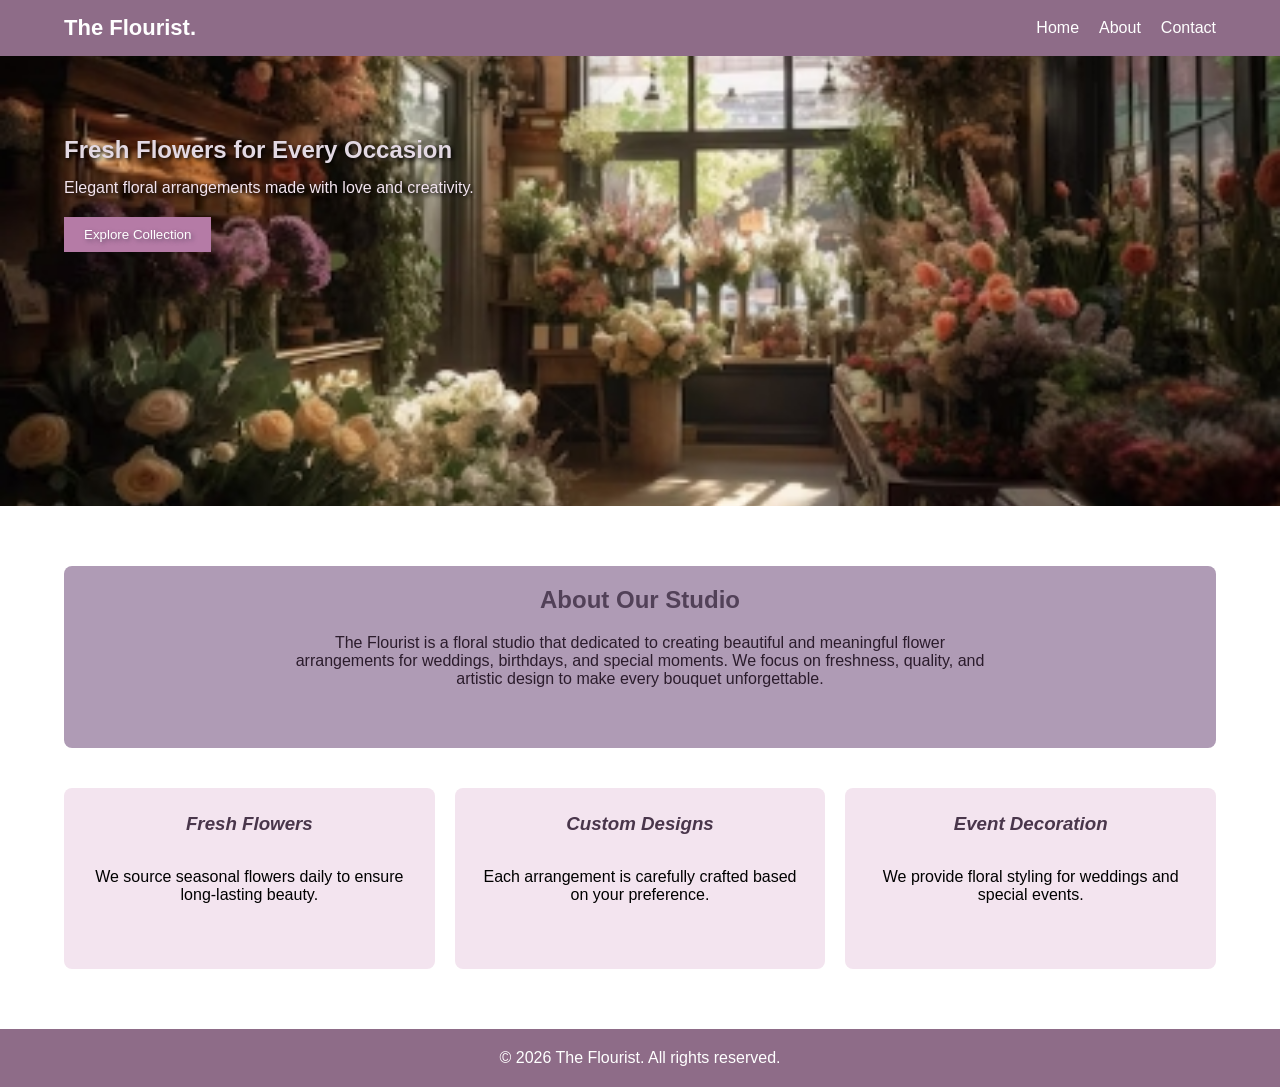
<file: Lab04/index.html>
<!DOCTYPE html>
<html lang="en">
<head>
    <meta charset="UTF-8">
    <title>The Flourist.</title>
    <meta name="viewport" content="width=device-width, initial-scale=1.0">
    <link rel="stylesheet" href="style.css">
</head>
<body>

    <!-- header section -->
    <header>
        <div class="logo">The Flourist.</div>

        <nav>
            <ul>
                <li><a href="index.html">Home</a></li>
                <li><a href="#about">About</a></li>
                <li><a href="contact.html">Contact</a></li>
            </ul>
        </nav>
    </header>

    <!-- hero section -->
    <section class="hero">
        <h1>Fresh Flowers for Every Occasion</h1>
        <p>Elegant floral arrangements made with love and creativity.</p>
        <button onclick="window.location.href='collection.html'">Explore Collection</button>
    </section>

    <!-- about section -->
    <section id="about" class="about">
        <div class="about-header">
        <h2>About Our Studio</h2>
        <p>
            The Flourist is a floral studio that dedicated to creating beautiful and meaningful
            flower arrangements for weddings, birthdays, and special moments.
            We focus on freshness, quality, and artistic design to make every
            bouquet unforgettable.
        </p>
        </div>
        <div class="about-grid">
            <div class="info-box">
                <h3>Fresh Flowers</h3><br>
                <p>We source seasonal flowers daily to ensure long-lasting beauty.</p>
            </div>

            <div class="info-box" >
                <h3>Custom Designs</h3><br>
                <p>Each arrangement is carefully crafted based on your preference.</p>
            </div>

            <div class="info-box">
                <h3>Event Decoration</h3><br>
                <p>We provide floral styling for weddings and special events.</p>
            </div>
        </div>
    </section>

    <!-- footer section -->
    <footer>
        <p>© 2026 The Flourist. All rights reserved.</p>
    </footer>

</body>
</html>
</file>
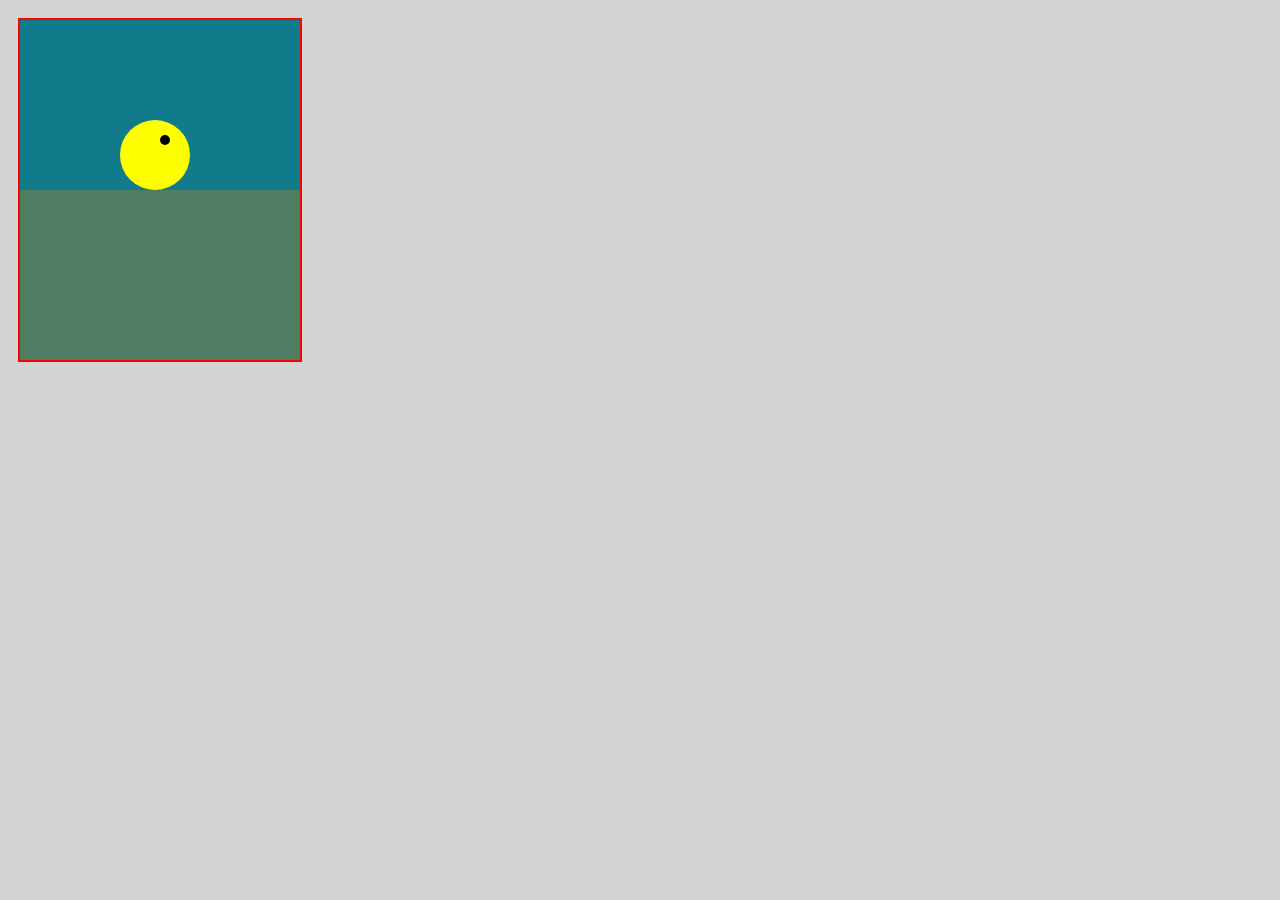
<file: Lab05/index.html>
<!DOCTYPE html>
<html>
<head>
    <title>CSS Animation Lab</title>
    <link rel="stylesheet" href="style.css">
</head>
<body>

<div class="container">

    <!-- PACMAN -->
    <div class="box">
        <div class="scene">
            <div class="pacman">
               
                <div class="top"></div>
                <div class="bottom"></div>
                <div class="eye"></div>
            </div>
            <div class="dot d1"></div>
            <div class="dot d2"></div>
            <div class="dot d3"></div>
        </div>
    </div>

    </div>
</body>
</html>
</file>
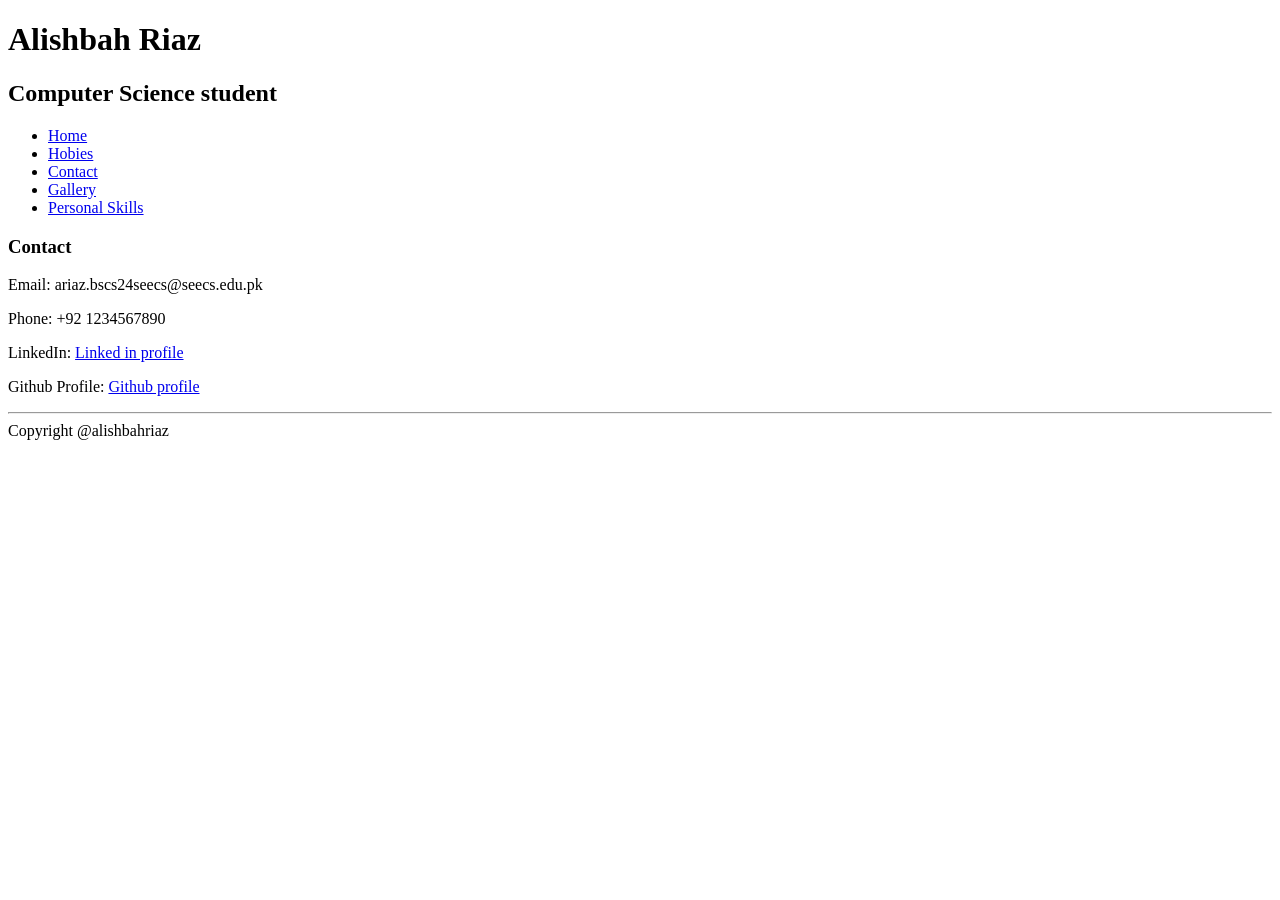
<file: Lab03/contact.html>
<!DOCTYPE html>

<!-- Specify a default language -->

<html lang="en">

<head>
    <!-- Define the character set  -->
    <meta charset="utf-8">
    <!-- Set the title-->

    <title>Contact - Alishbah Riaz</title>

</head>

<body>

    <div class="container">

        <!-- 
        Hobbies is spelled incorrectly in the first page nav menu.
    -->

        <header>
            <hgroup>
                <h1>Alishbah Riaz</h1>
                <h2>Computer Science student</h2>
            </hgroup>
        </header>

        <nav>
            <ul class="navigation">

                <!-- Link some other pages here -->
                
                <li><a href="home.html">Home</a></li>
                <li><a href="hobbies.html">Hobies</a></li>
                <li class="active"><a href="contact.html">Contact</a></li>
                <li><a href="gallery.html">Gallery</a></li>
                <li><a href="personalskills.html">Personal Skills</a></li>
            </ul>
        </nav>

        <div class="main">

            <section>
                <hgroup>
                    <h3>Contact</h3>
                </hgroup>

                <p>Email: ariaz.bscs24seecs@seecs.edu.pk</p>
                <p>Phone: +92 1234567890</p>
                <p>LinkedIn: <a href="https://www.linkedin.com/in/alishbah-riaz-91161333a/">Linked in profile</a></p>
                <p>Github Profile: <a href="https://github.com/AlishbahRiaz22">Github profile</a></p>
            </section>
        </div>
        <hr>
        <footer>Copyright @alishbahriaz</footer>
    </div>
</body>

</html>
</file>
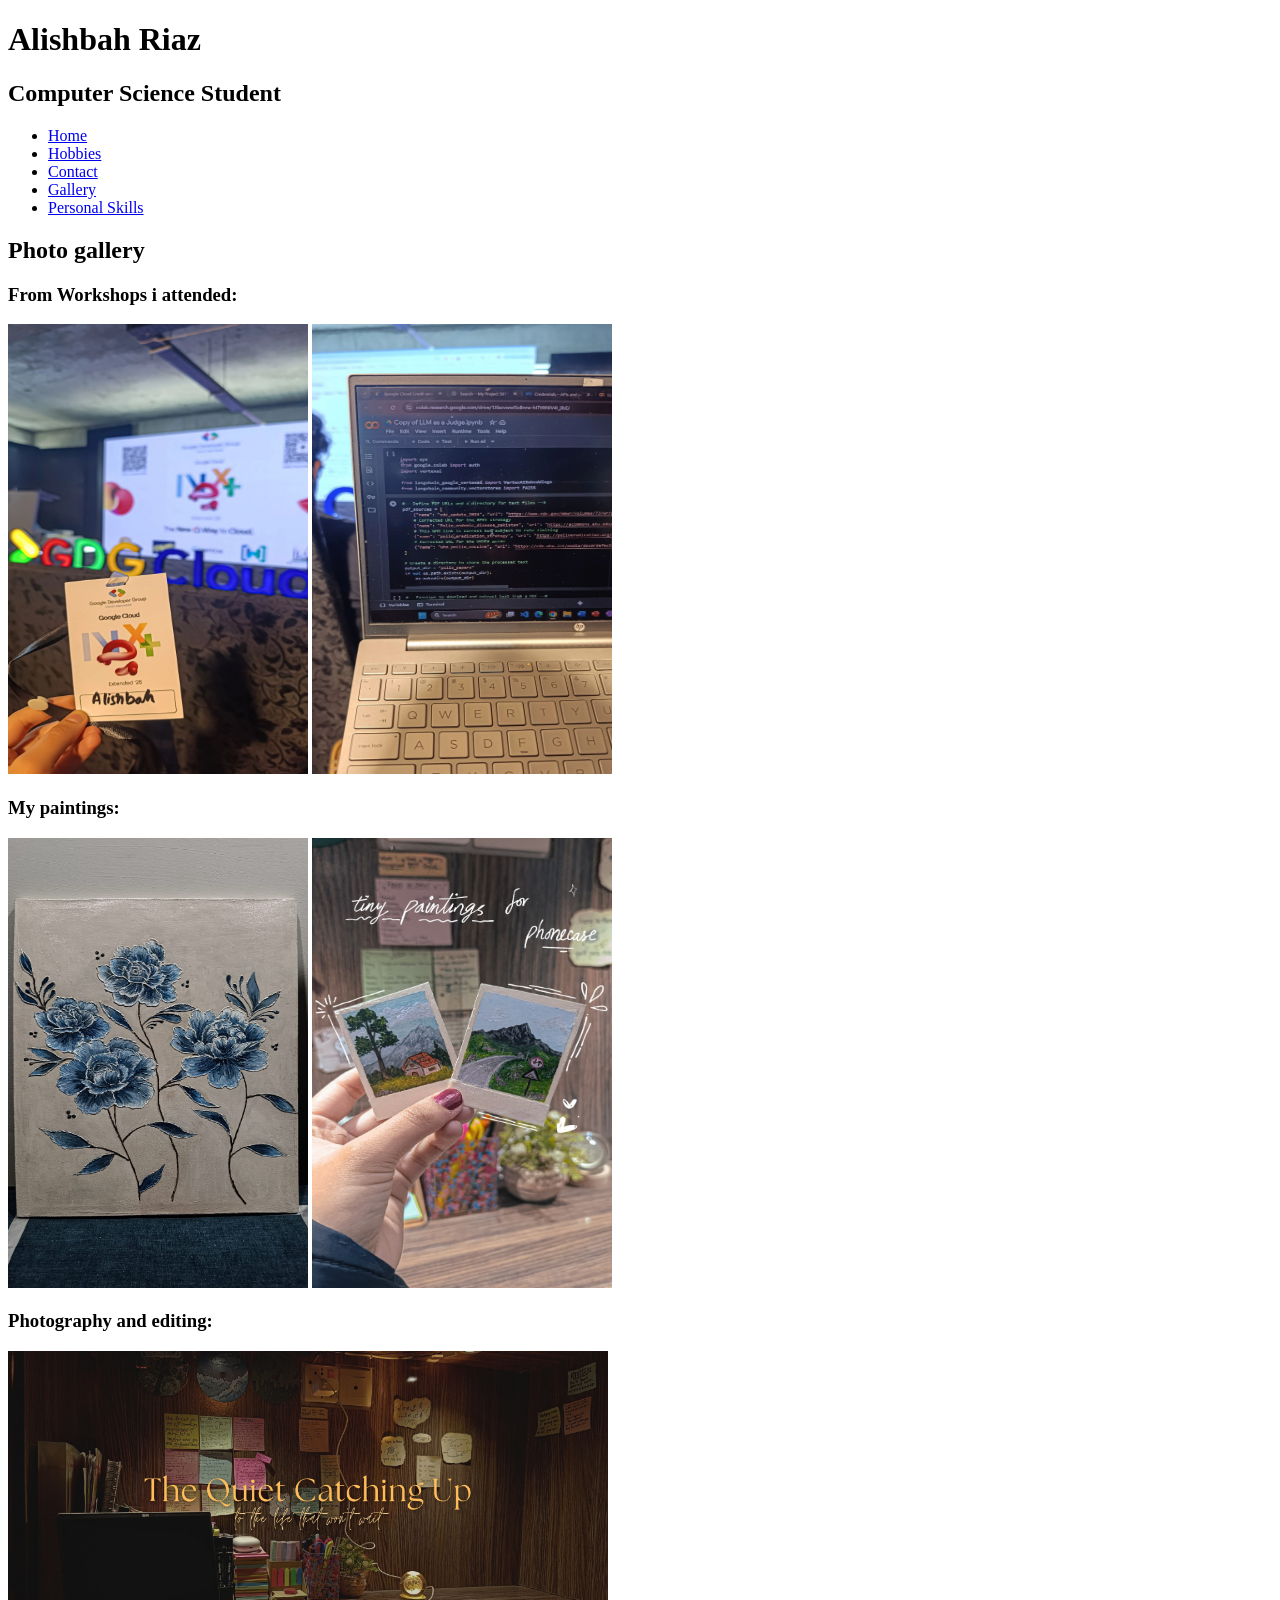
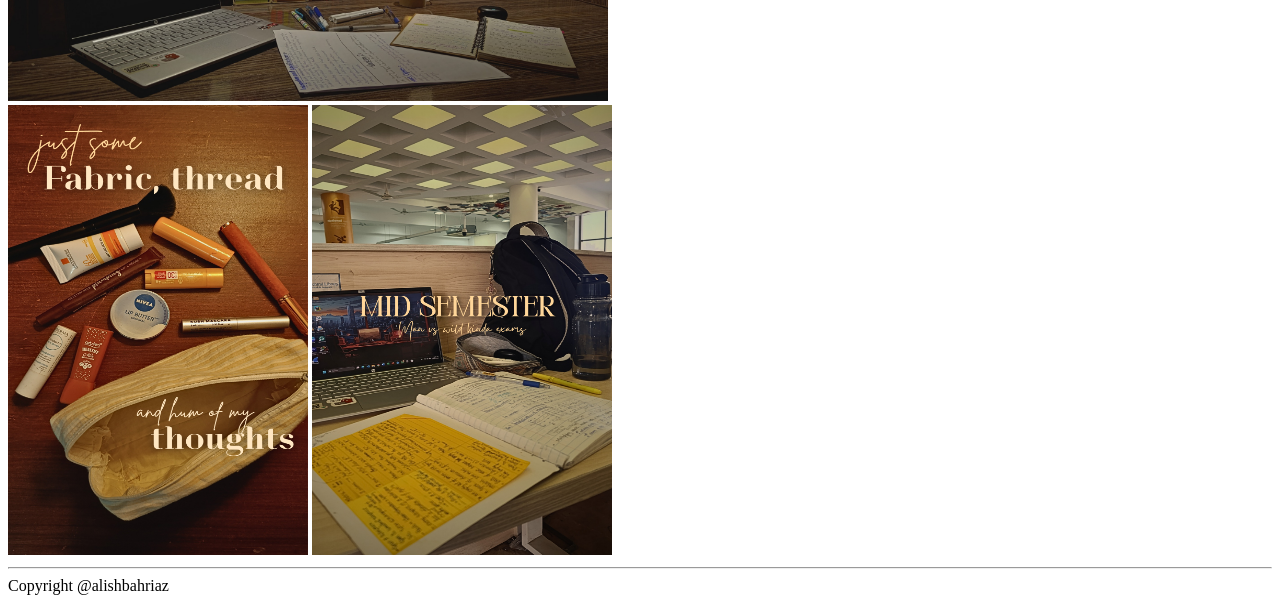
<file: Lab03/gallery.html>
<!DOCTYPE html>
<head>
    <meta charset="utf-8">
    <title>Gallery - Alishbah Riaz</title>
</head>

<body>
    <div class="container">
        <header>
            <hgroup>
                <h1>Alishbah Riaz</h1>
                <h2>Computer Science Student</h2>
            </hgroup>
        </header>

            <nav>
            <ul class="navigation">
                
                <li><a href="home.html">Home</a></li>
                <li><a href="hobbies.html">Hobbies</a></li>
                <li><a href="contact.html">Contact</a></li>
                <li class="active"><a href="gallery.html">Gallery</a></li>
                <li><a href="personalskills.html">Personal Skills</a></li>
            </ul>
        </nav>

        <div class="main" >

            <section >
                <hgroup>
                    <h2>Photo gallery</h2>
                </hgroup>
                <h3>From Workshops i attended:</h3>
                <img src="workshop1.jpg" alt="Workshop 1" width="300px" height="450px"/> <img src="workshop2.jpg" alt="workshop2" width="300px" height="450px"/>
                <h3> My paintings:</h3>
                <img src="painting 1.jpeg" alt="My painting" width="300px" height="450px"/>
                <img src="painting 2.jpeg" alt="My painting" width="300px" height="450px"/>
                <h3>Photography and editing:</h3>
                <img src="edit2.png"alt="Edited photo" width="600px" height="350px"/><br>
                <img src="edit3.png" alt="Edited photo" width="300px" height="450px"/>
                <img src="edit1.png" alt="Edited photo" width="300px" height="450px"/>
            </section>
        </div>
        <hr>
        <footer>Copyright @alishbahriaz</footer>
    </div>
</body>

</html>
</file>
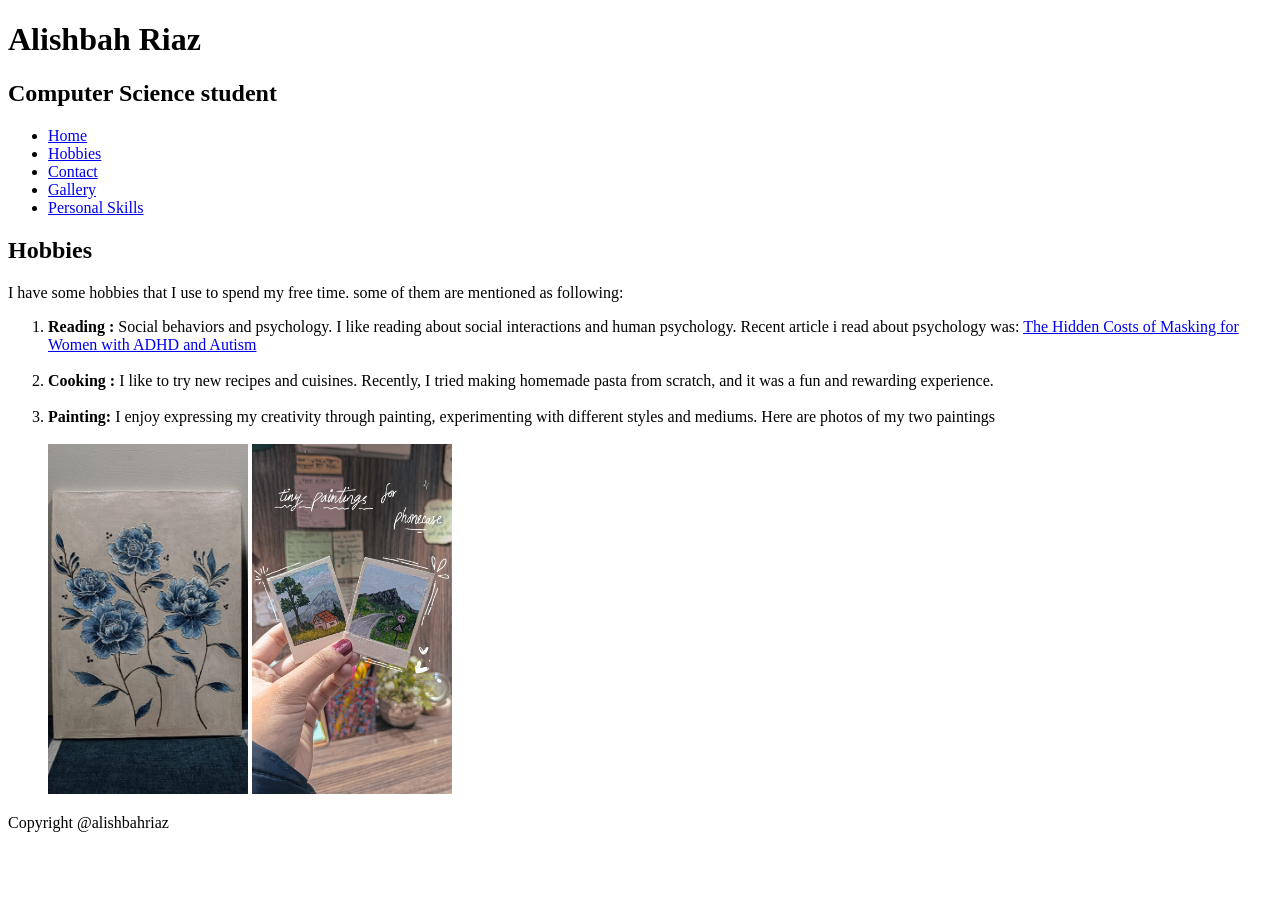
<file: Lab03/hobbies.html>
<!DOCTYPE html>

<!-- Specify a default language -->

<html lang="en">

<head>
    <!-- Define the character set  -->
    <meta charset="utf-8">
    <!-- Set the title-->

    <title>Hobbies - Alishbah Riaz</title>

</head>

<body>

    <div class="container">

        <!-- 
        Hobbies is spelled incorrectly in the first page nav menu.
    -->

        <header>
            <hgroup>
                <h1>Alishbah Riaz</h1>
                <h2>Computer Science student</h2>
            </hgroup>
        </header>

        <nav>
            <ul class="navigation">

                <!-- Link some other pages here -->
                
                <li><a href="home.html">Home</a></li>
                <li class="active"><a href="hobbies.html">Hobbies</a></li>
                <li><a href="contact.html">Contact</a></li>
                <li><a href="gallery.html">Gallery</a></li>
                <li><a href="personalskills.html">Personal Skills</a></li>
            </ul>
        </nav>

        <div class="main">

            <section>
                <hgroup>
                    <h2>Hobbies</h2>
                </hgroup>
                <p>I have some hobbies that I use to spend my free time. some of them are mentioned as following:</p>
                <ol>
                    <li><b>Reading :</b> Social behaviors and psychology. 
                         I like reading about social interactions and human psychology. Recent article i read about psychology was: <a href="https://aeon.co/essays/the-hidden-costs-of-masking-for-women-with-adhd-and-autism">The Hidden Costs of Masking for Women with ADHD and Autism</a>
                    </li><br>
                    <li><b>Cooking :</b> I like to try new recipes and cuisines. Recently, I tried making homemade pasta from scratch, and it was a fun and rewarding experience.</li><br>
                    <li><b>Painting:</b> I enjoy expressing my creativity through painting, experimenting with different styles and mediums. Here are photos of my two paintings</li><br>
                    <img src="painting 1.jpeg" alt="My painting" width="200px" height="350px"/> <img src="painting 2.jpeg" alt="My painting" width="200px" height="350px"/>
                </ol>
                <p></p>
            </section>
        </div>

        <footer>Copyright @alishbahriaz</footer>

    </div>
</body>

</html>
</file>
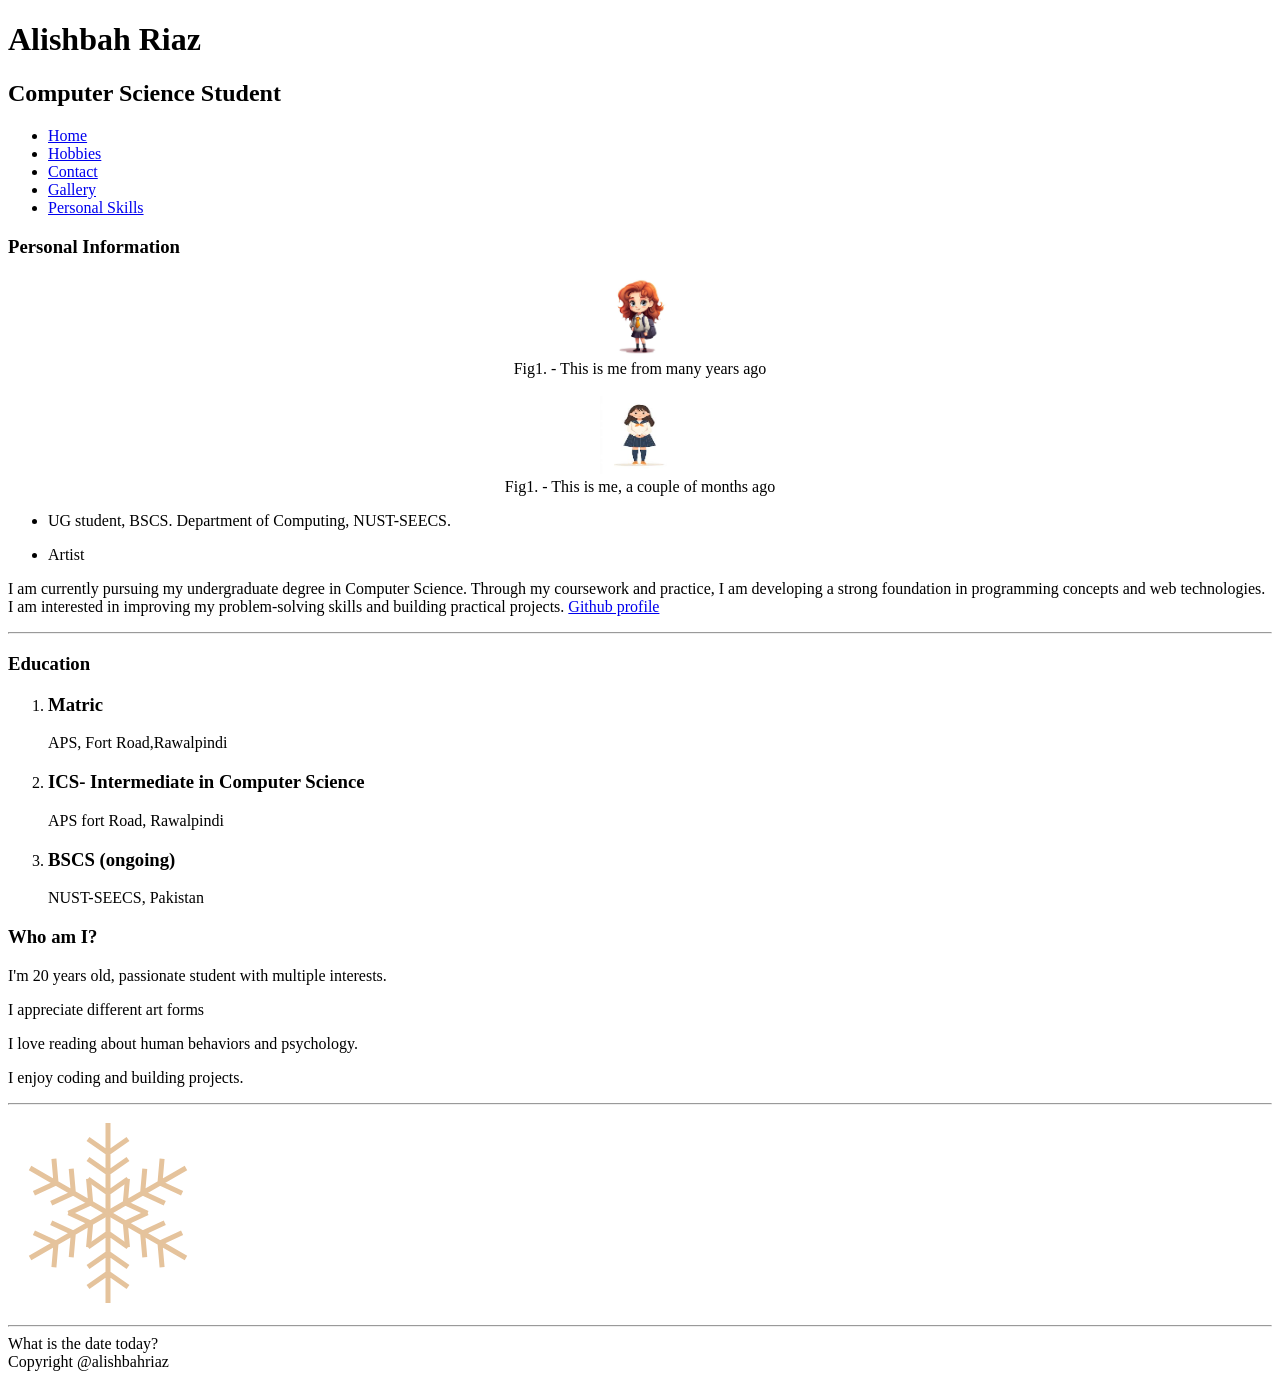
<file: Lab03/home.html>
<!DOCTYPE html>

<!-- Specify a default language -->

<html lang="en">

<head>
    <!-- Define the character set  -->
    <meta charset="utf-8">
    <!-- Set the title-->

    <title>Portfolio - alishbah Riaz</title>

</head>

<body>

    <div class="container">

        <!-- 
        Despite the addition of new
        elements that justifably
        captures a lot of DIV's territory,
        you can still use them.
     
        The best practice is to use
        DIVs when there is no other
        more semantically appropiate
        element that suits your
        purpoe.
    -->

        <header>
            <hgroup>
                <h1>Alishbah Riaz</h1>
                <h2>Computer Science Student</h2>
            </hgroup>
        </header>

        <nav>
            <ul class="navigation">

                <!-- Link some other pages here -->
                <!--
            Suggestion: All text inside a HTML element should be lowercase to make it easier to read.
        -->
                <li class="active"><a href="home.html">Home</a></li>
                <li><a href="hobbies.html">Hobbies</a></li>
                <li><a href="contact.html">Contact</a></li>
                <li><a href="gallery.html">Gallery</a></li>
                <li><a href="personalskills.html">Personal Skills</a></li>
            </ul>
        </nav>

        <div class="main">

            <section>
                <hgroup>
                    <h3>Personal Information</h3>
                </hgroup>

                <div align="center">
                    <figure>
                        <img src="Sample image 1.jpg" width="80px" height="80px" alt="image_older" />
                        <figcaption>Fig1. - This is me from many years ago</figcaption>
                    </figure>

                    <figure>
                        <img src="Sample image 2.jpg"  width="80px" height="80px" alt="image" />
                        <figcaption>Fig1. - This is me, a couple of months ago</figcaption>
                    </figure>

                </div>
                <div>
                    <ul>
                        <li>
                            <p>UG student, BSCS. Department of Computing, NUST-SEECS.</p>
                        </li>
                        <li>
                            <p>Artist</p>
                        </li>
                    </ul>
                </div>
                <aside>
                    <p>I am currently pursuing my undergraduate degree in Computer Science. Through my coursework and practice, I am developing a strong foundation in programming concepts and web technologies. I am interested in improving my problem-solving skills and building practical projects. <a href="https://github.com/AlishbahRiaz22">Github profile</a>
                </aside>
            </section>
            <hr/>
            <section>
                <hgroup>
                    <h3>Education</h3>
                </hgroup>

                <ol>
                    <li>
                        <h3>Matric</h3>
                        <p>APS, Fort Road,Rawalpindi</p>
                    </li>
                    <li>
                        <h3>ICS- Intermediate in Computer Science</h3>
                        <p>APS fort Road, Rawalpindi</p>
                    </li>
                    <li>
                        <h3>BSCS (ongoing)</h3>
                        <p>NUST-SEECS, Pakistan</p>
                    </li>
                </ol>
            </section>
            <section>
                <hgroup>
                    <h3>Who am I?</h3>
                </hgroup>
                <p>I'm 20 years old, passionate student with multiple interests.</p>
                <p>I appreciate different art forms</p>
                <p>I love reading about human behaviors and psychology.</p>
                <p>I enjoy coding and building projects.</p>
            </section>

            <hr/>

            <article>
                <!-- Add an SVG -->
                <!-- You can skip this part. -->
                <svg width="200" height="200" viewBox="-100 -100 200 200">
  <defs>
    <path
      id="branch"
      d="
        M 0 0 L 0 -90
        M 0 -20 L 20 -34
        M 0 -20 L -20 -34
        M 0 -40 L 20 -54
        M 0 -40 L -20 -54
        M 0 -60 L 20 -74
        M 0 -60 L -20 -74"
      stroke="#E5C39C"
      stroke-width="5"
    />
  </defs>

  <use href="#branch" />
  <use href="#branch" transform="rotate(60)" />
  <use href="#branch" transform="rotate(120)" />
  <use href="#branch" transform="rotate(180)" />
  <use href="#branch" transform="rotate(240)" />
  <use href="#branch" transform="rotate(300)" />
</svg>
            </article>
            <hr/>

            <footer>What is the <time datetime="2025-02-02">date</time> today?</footer>
<!-- The time tag is purely for semantic purposes only and is not shown on the front end. -->
        </div>

        <footer>Copyright @alishbahriaz</footer>

    </div>
</body>

</html>
</file>
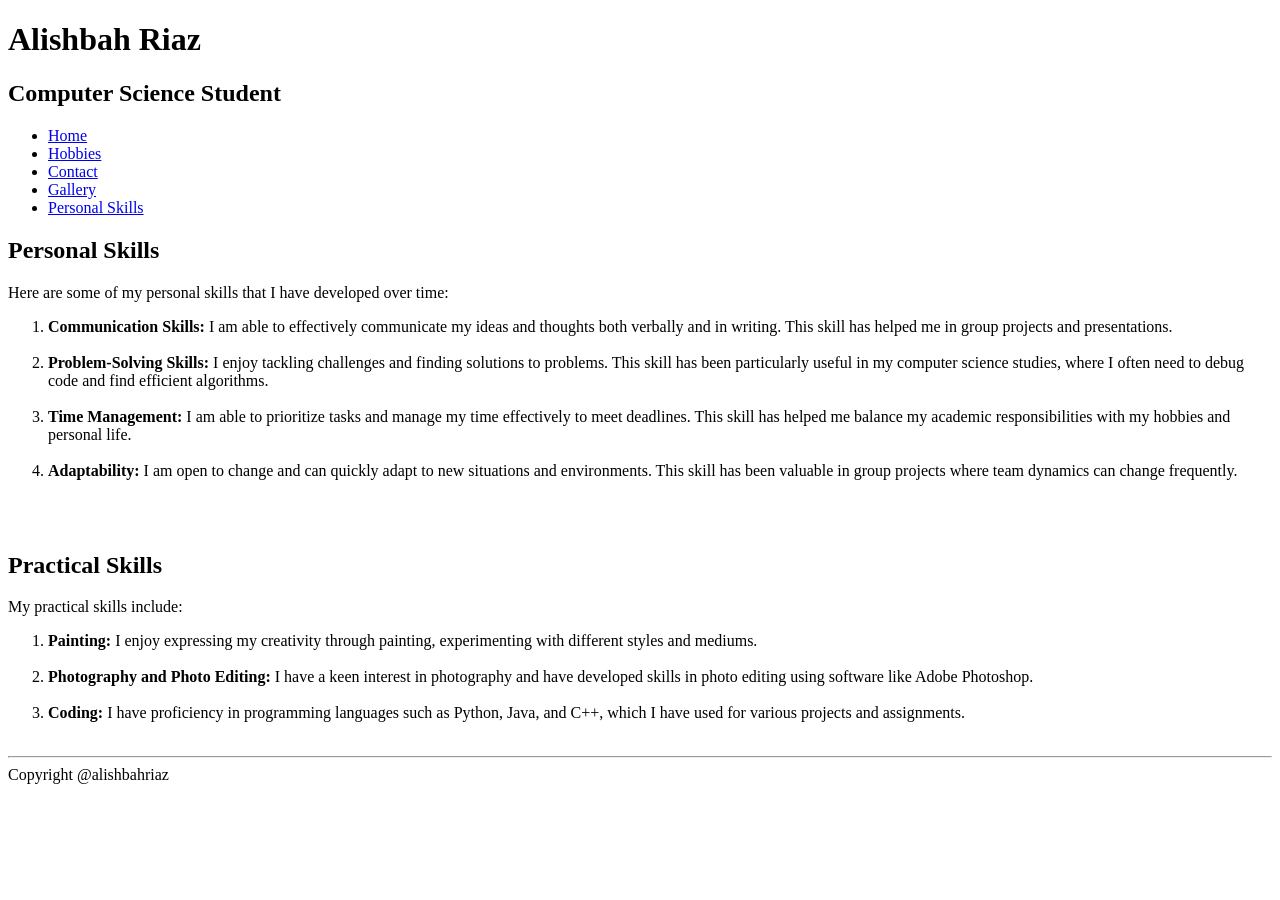
<file: Lab03/personalskills.html>
<!DOCTYPE html>
<html>
    <head>
    <meta charset="utf-8">
    <title>Personal Skills - Alishbah Riaz</title>
    </head>
    <body>
    <div class="container">
        <header>
            <hgroup>
                <h1>Alishbah Riaz</h1>
                <h2>Computer Science Student</h2>
            </hgroup>
        </header>

        <nav>
            <ul class="navigation">
                <li><a href="home.html">Home</a></li>
                <li><a href="hobbies.html">Hobbies</a></li>
                <li><a href="contact.html">Contact</a></li>
                <li><a href="gallery.html">Gallery</a></li>
                <li class="active"><a href="personalskills.html">Personal Skills</a></li>
            </ul>
        </nav>
        <div class="main">
            <section>
                <hgroup>
                    <h2>Personal Skills</h2>
                </hgroup>
                <p>Here are some of my personal skills that I have developed over time:</p>
                <ol>
                    <li><b>Communication Skills:</b> I am able to effectively communicate my ideas and thoughts both verbally and in writing. This skill has helped me in group projects and presentations.</li><br>
                    <li><b>Problem-Solving Skills:</b> I enjoy tackling challenges and finding solutions to problems. This skill has been particularly useful in my computer science studies, where I often need to debug code and find efficient algorithms.</li><br>
                    <li><b>Time Management:</b> I am able to prioritize tasks and manage my time effectively to meet deadlines. This skill has helped me balance my academic responsibilities with my hobbies and personal life.</li><br>
                    <li><b>Adaptability:</b> I am open to change and can quickly adapt to new situations and environments. This skill has been valuable in group projects where team dynamics can change frequently.</li><br>
                </ol>
                <br><h2>Practical Skills</h2> My practical skills include:</p>
                <ol>
                    <li><b>Painting:</b> I enjoy expressing my creativity through painting, experimenting with different styles and mediums.</li><br>
                    <li><b>Photography and Photo Editing:</b> I have a keen interest in photography and have developed skills in photo editing using software like Adobe Photoshop.</li><br>
                    <li><b>Coding: </b> I have proficiency in programming languages such as Python, Java, and C++, which I have used for various projects and assignments.</li><br>
                </ol>
            </section>
        </div>
        <hr>
        <footer>Copyright @alishbahriaz</footer>
    </div>
    </body>
    
</html>
</file>
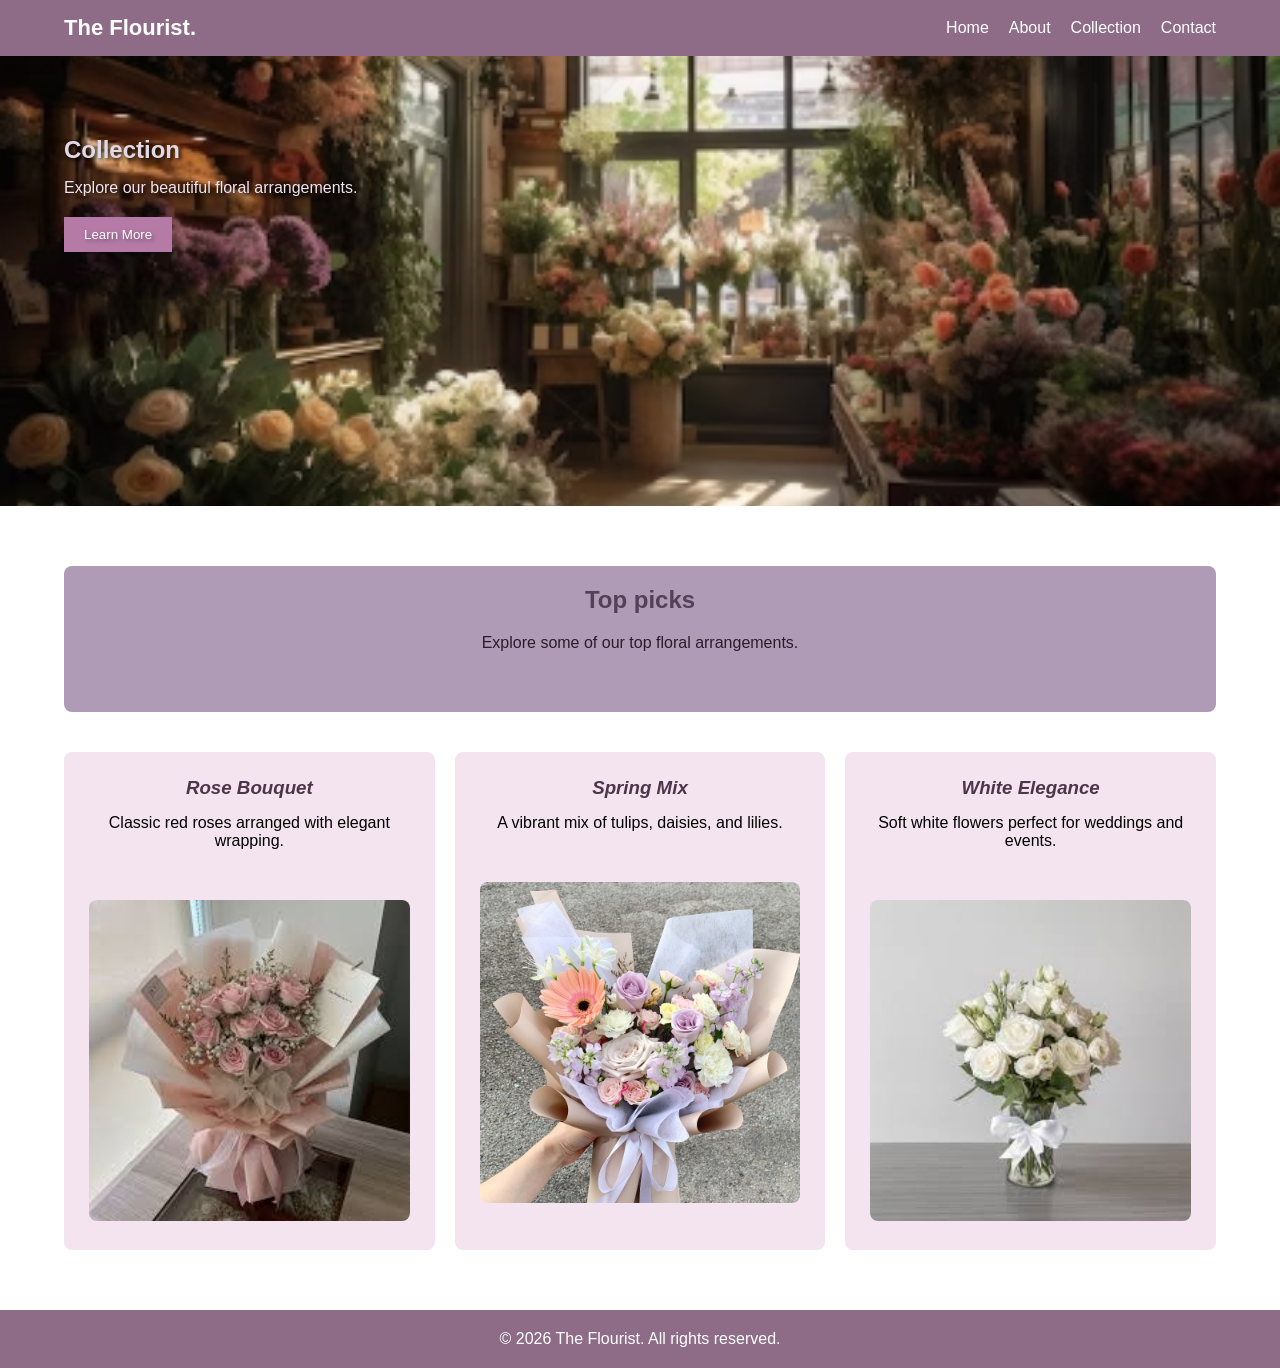
<file: Lab04/collection.html>
<!DOCTYPE html>
<html lang="en">
<head>
    <meta charset="UTF-8">
    <title>Collection | The Flourist.</title>
    <meta name="viewport" content="width=device-width, initial-scale=1.0">
    <link rel="stylesheet" href="style.css">
</head>
<body>

    <!-- header section -->
    <header>
        <div class="logo">The Flourist.</div>

        <nav>
            <ul>
                <li><a href="index.html">Home</a></li>
                <li><a href="index.html#about">About</a></li>
                <li><a href="collection.html">Collection</a></li>
                <li><a href="contact.html">Contact</a></li>
            </ul>
        </nav>
    </header>
<!-- hero section -->
    <section class="hero">
        <h1>Collection</h1>
        <p>Explore our beautiful floral arrangements.</p>
        <button onclick="window.location.href='index.html#about'">Learn More</button>
    </section>
    <!-- collection section -->
    <section class="about">
        <div class="about-header">
            <h2>Top picks</h2>
        
            <p>Explore some of our top floral arrangements.</p>
        </div>

        <div class="about-grid">

            <div class="info-box">
                <h3>Rose Bouquet</h3>
                <p>Classic red roses arranged with elegant wrapping.</p>
                <img src="rose.jpg" alt="Rose Bouquet" style="width:100%; height:auto; border-radius: 8px; margin-top: 10px;">
            </div>

            <div class="info-box">
                <h3>Spring Mix</h3>
                <p>A vibrant mix of tulips, daisies, and lilies.</p>
                <img src="springmix.jpg" alt="Spring Mix" style="width:100%; height:auto; border-radius: 8px; margin-top: 10px;">
            </div>

            <div class="info-box">
                <h3>White Elegance</h3>
                <p>Soft white flowers perfect for weddings and events.</p>
                <img src="whiteelegance.jpg" alt="White Elegance" style="width:100%; height:auto; border-radius: 8px; margin-top: 10px;">

        </div>
    </section>

    <!-- footer section -->
    <footer>
        <p>© 2026 The Flourist. All rights reserved.</p>
    </footer>

</body>
</html>
</file>
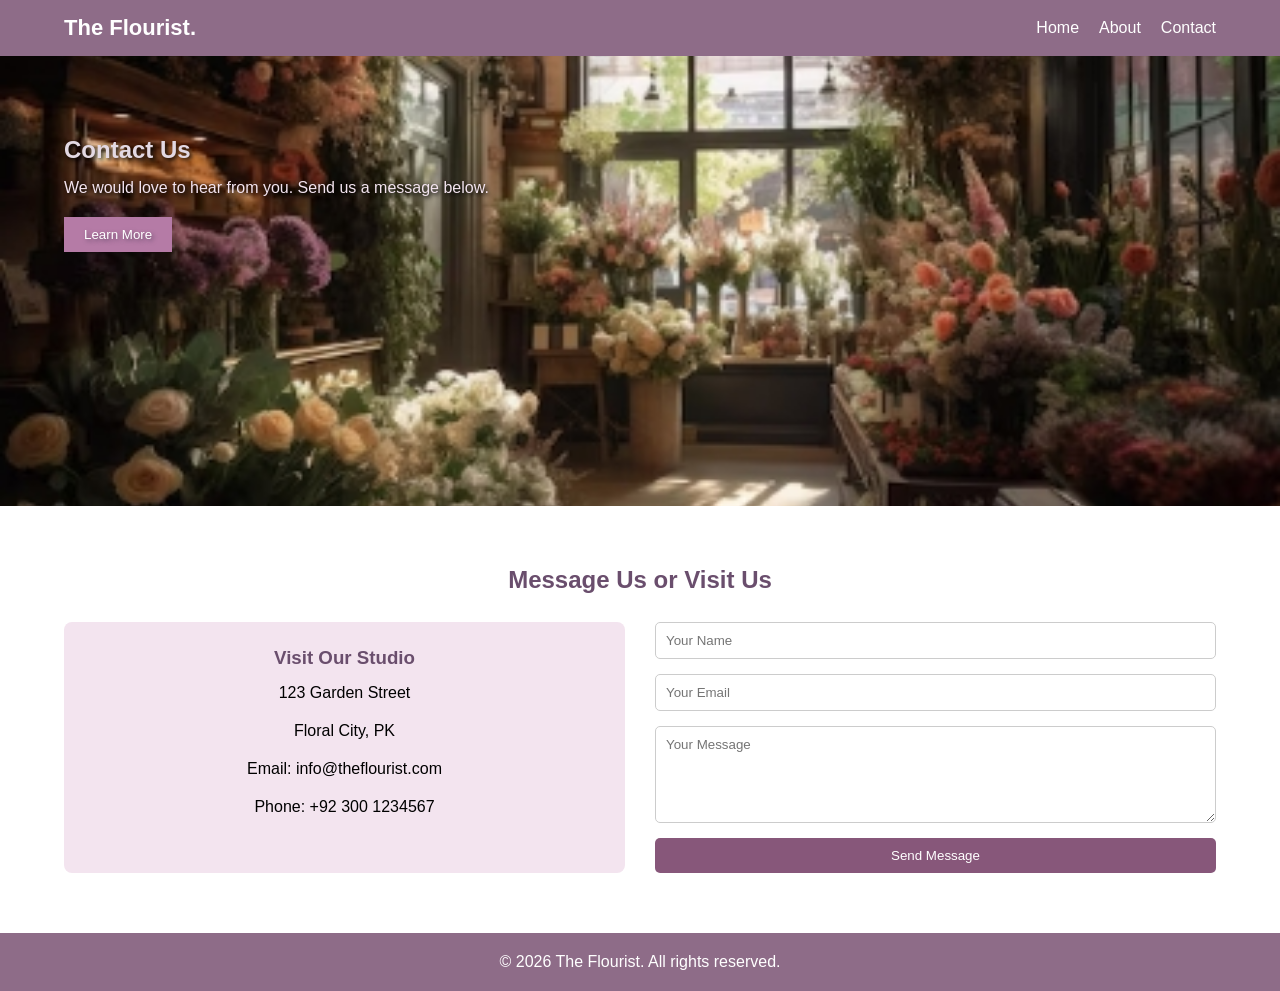
<file: Lab04/contact.html>
<!DOCTYPE html>
<html lang="en">
<head>
    <meta charset="UTF-8">
    <title>Contact | The Flourist.</title>
    <meta name="viewport" content="width=device-width, initial-scale=1.0">
    <link rel="stylesheet" href="style.css">
</head>
<body>

    <!-- header section -->
    <header>
        <div class="logo">The Flourist.</div>

        <nav>
            <ul>
                <li><a href="index.html">Home</a></li>
                <li><a href="index.html#about">About</a></li>
                <li><a href="contact.html">Contact</a></li>
            </ul>
        </nav>
    </header>
  <!-- hero section -->
    <section class="hero">
        <h1>Contact Us</h1>
        <p>We would love to hear from you. Send us a message below.</p>
        <button onclick="window.location.href='index.html#about'">Learn More</button>
    </section>

    <!-- contact section -->
    <section class="contact">
        <h1>Message Us or Visit Us</h1>
        <br>
        <div class="contact-container">

            <div class="contact-info">
                <h3>Visit Our Studio</h3>
                <p>123 Garden Street</p>
                <p>Floral City, PK</p>
                <p>Email: info@theflourist.com</p>
                <p>Phone: +92 300 1234567</p>
            </div>

            <form class="contact-form">
                <input type="text" placeholder="Your Name" required>
                <input type="email" placeholder="Your Email" required>
                <textarea rows="5" placeholder="Your Message" required></textarea>
                <button type="submit">Send Message</button>
            </form>

        </div>
    </section>

    <!-- footer section -->
    <footer>
        <p>© 2026 The Flourist. All rights reserved.</p>
    </footer>

</body>
</html>
</file>
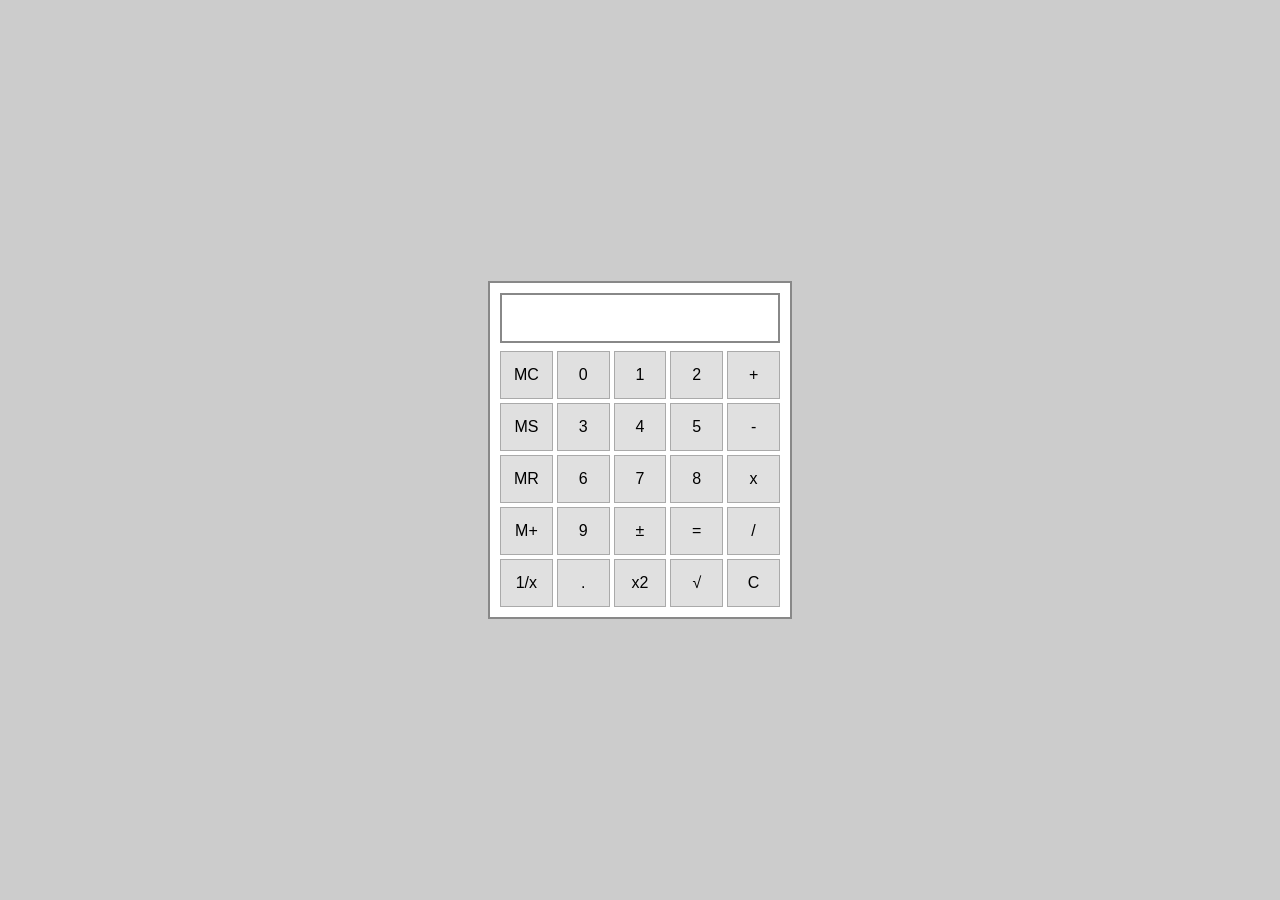
<file: Lab06/Calculator.html>
<!DOCTYPE html>
<head>
    
    <title>Calculator</title>
    <link rel="stylesheet" href="style.css">
    <script src="script.js"></script>
    <meta name="viewport" content="width=device-width, initial-scale=1.0">
</head>
<body>

<div class="calculator">
    <input type="text" id="display" readonly>

    <div class="btn-grid">
        <!-- Row 1 -->
        <button onclick="memClear()">MC</button>
        <button onclick="appendNum('0')">0</button>
        <button onclick="appendNum('1')">1</button>
        <button onclick="appendNum('2')">2</button>
        <button onclick="appendOp('+')">+</button>

        <!-- Row 2 -->
        <button onclick="memStore()">MS</button>
        <button onclick="appendNum('3')">3</button>
        <button onclick="appendNum('4')">4</button>
        <button onclick="appendNum('5')">5</button>
        <button onclick="appendOp('-')">-</button>

        <!-- Row 3 -->
        <button onclick="memRecall()">MR</button>
        <button onclick="appendNum('6')">6</button>
        <button onclick="appendNum('7')">7</button>
        <button onclick="appendNum('8')">8</button>
        <button onclick="appendOp('*')">x</button>

        <!-- Row 4 -->
        <button onclick="memAdd()">M+</button>
        <button onclick="appendNum('9')">9</button>
        <button onclick="toggleSign()">±</button>
        <button onclick="calculate()">=</button>
        <button onclick="appendOp('/')">/</button>

        <!-- Row 5 -->
        <button onclick="reciprocal()">1/x</button>
        <button onclick="appendDot()">.</button>
        <button onclick="square()">x2</button>
        <button onclick="squareRoot()">√</button>
        <button onclick="clearAll()">C</button>
    </div>
</div>



</body>
</html>
</file>
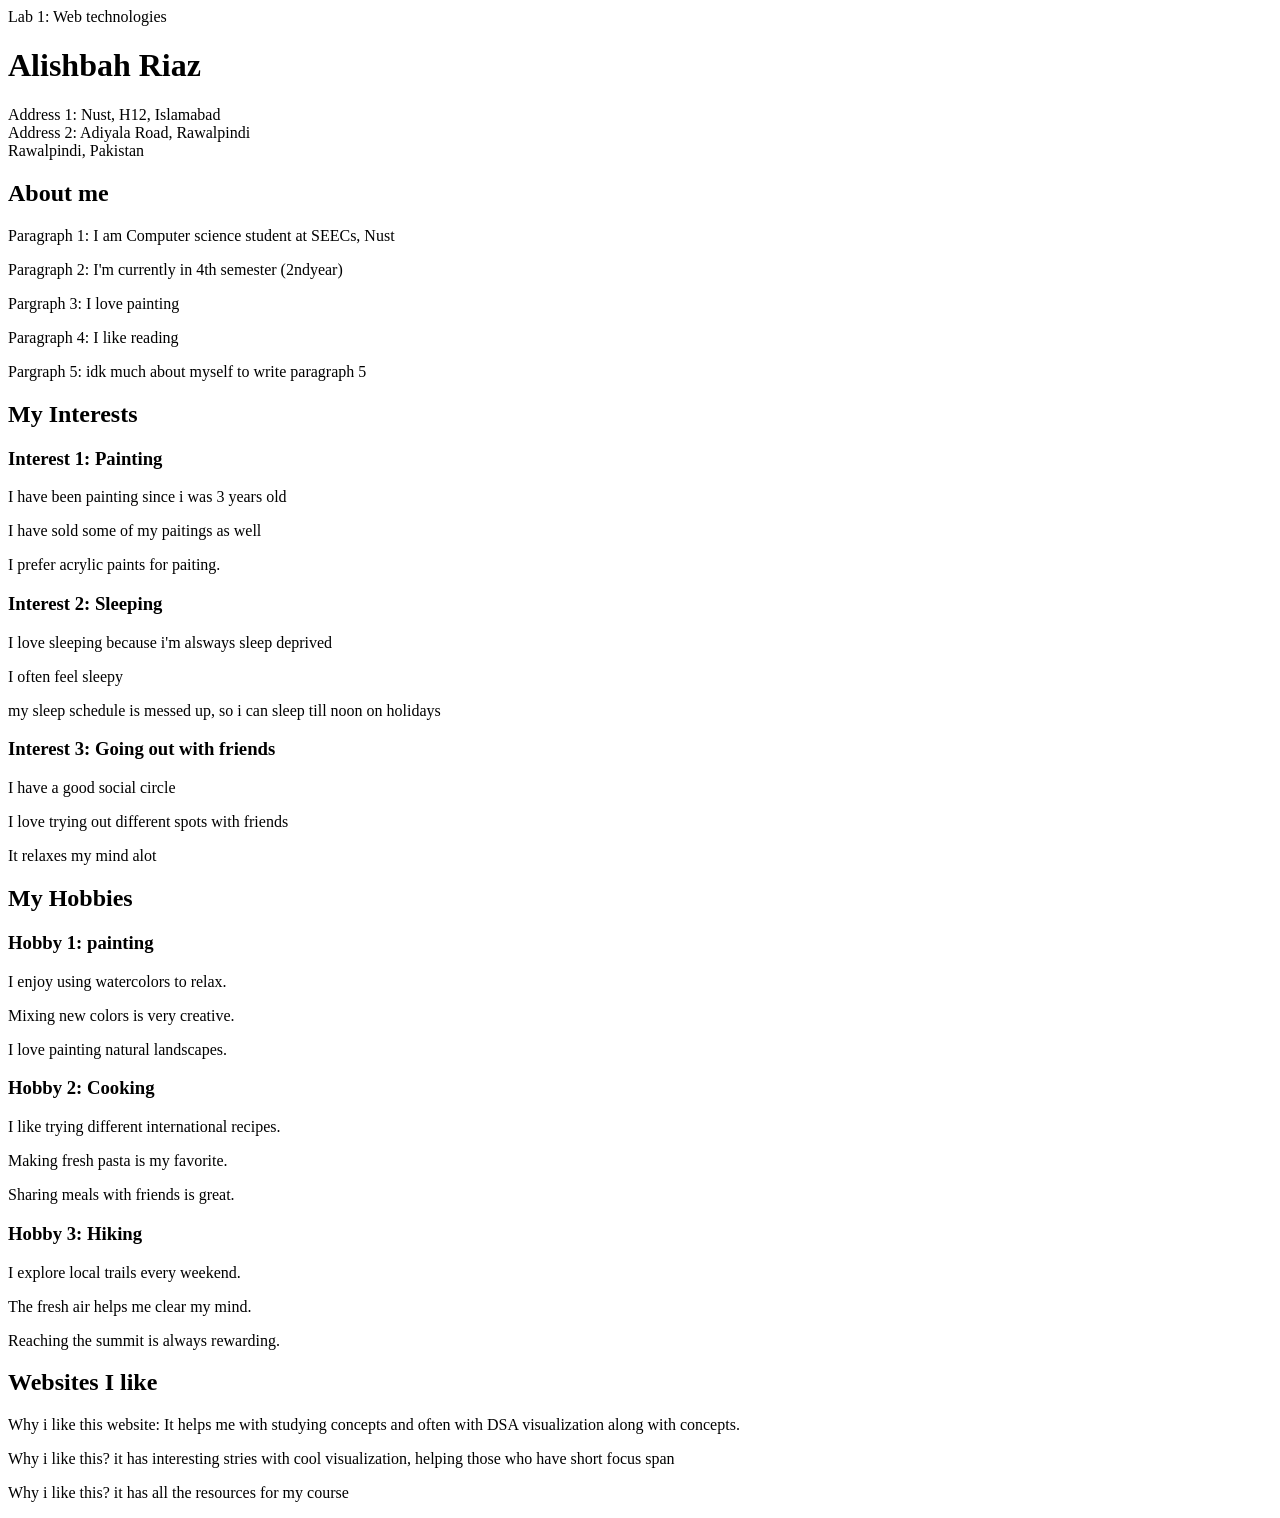
<file: Lab1,2/task1_lab1.html>
<html>
    <head>
        Lab 1: Web technologies
    </head>
    <body>
        <h1>Alishbah Riaz</h1>
        <p> Address 1: Nust, H12, Islamabad<br>Address 2: Adiyala Road, Rawalpindi<br>Rawalpindi, Pakistan</p>
        <h2>About me</h2>
        <p>Paragraph 1: I am Computer science student at SEECs, Nust</p>
        <p>Paragraph 2: I'm currently in 4th semester (2ndyear)</p>
        <p>Pargraph 3: I love painting</p>
        <p>Paragraph 4: I  like reading</p>
        <p>Pargraph 5: idk much about myself to write paragraph 5</p>
        <h2>My Interests</h2>
        <h3>Interest 1: Painting</h3>
        <p>I have been painting since i was 3 years old</p><p>I have sold some of my paitings as well</p><p>I prefer acrylic paints for paiting.</p>
        <h3>Interest 2: Sleeping</h3>
        <p>I love sleeping because i'm alsways sleep deprived</p><p>I often feel sleepy </p><p>my sleep schedule is messed up, so i can sleep till noon on holidays </p>
        <h3>Interest 3: Going out with friends</h3>
        <p>I have a good social circle</p><p>I love trying out different spots with friends</p><p>It relaxes my mind alot </p>
        <h2>My Hobbies</h2>
        <h3>Hobby 1: painting</h3>
        <p>I enjoy using watercolors to relax.</p> <p>Mixing new colors is very creative.</p> <p>I love painting natural landscapes.</p>
       <h3>Hobby 2: Cooking</h3> <p>I like trying different international recipes.</p> <p>Making fresh pasta is my favorite.</p> <p>Sharing meals with friends is great.</p>
        <h3>Hobby 3: Hiking</h3> <p>I explore local trails every weekend.</p> <p>The fresh air helps me clear my mind.</p> <p>Reaching the summit is always rewarding.</p>
        <h2>Websites I like</h2>
        <a href="https://www.w3schools.com/html/"></a>
        <p>Why i like this website: It helps me with studying concepts and often with DSA visualization along with concepts.</p>
        <a href="https://pudding.cool/"></a>
        <p>Why i like this? it has interesting stries with cool visualization, helping those who have short focus span</p>
        <a href="https://lms.nust.edu.pk/portal/course/view.php?id=61090"></a>
        <p>Why i like this? it has all the resources for my course</p>
    </body>
</html>
</file>
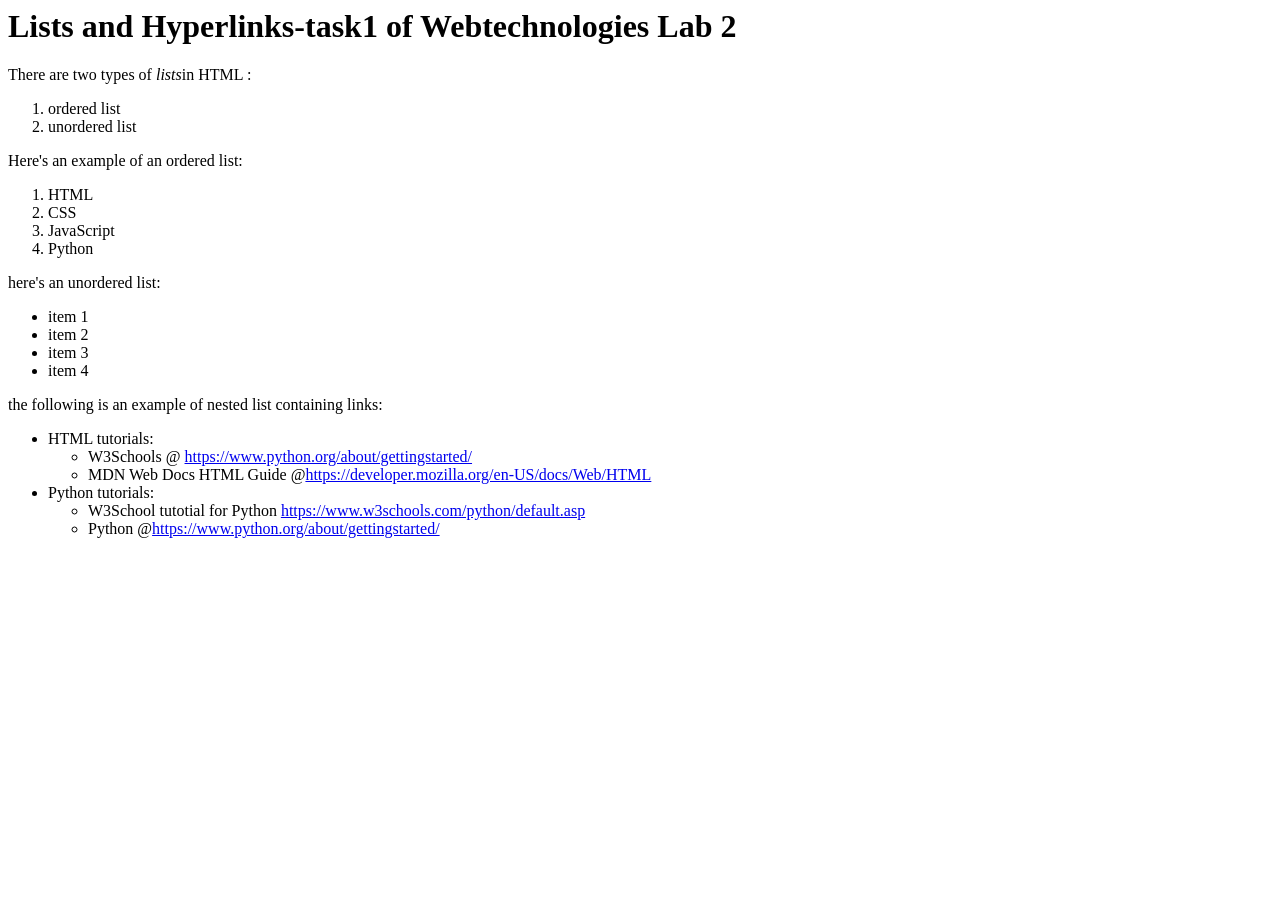
<file: Lab1,2/task1_lab2.html>
<html>
    <head>
        <title>Task 1-Lab 2</title>
    </head>
    <body>
        <h1>Lists and Hyperlinks-task1 of Webtechnologies Lab 2</h1>
        <p>There are two types of <i>lists</i>in HTML :</p>
        <ol>
            <li>ordered list</li>
            <li>unordered list</li>
        </ol>
        <p>Here's an example of an ordered list:</p>
        <ol>
            <li>HTML</li>
            <li>CSS</li>
            <li>JavaScript</li>
            <li>Python</li>
        </ol>
        <p> here's an unordered list:</p>
        <ul>
            <li> item 1</li>
            <li> item 2</li>
            <li> item 3</li>
            <li> item 4</li>
        </ul>
        <p> the following is an example of nested list containing links:</p>
        <ul>
            <li>HTML tutorials: <ul>
                <li>W3Schools @ <a href="https://www.w3schools.com/html/">https://www.python.org/about/gettingstarted/</a></li>
                <li>MDN Web Docs HTML Guide @<a href="https://developer.mozilla.org/en-US/docs/Web/HTML">https://developer.mozilla.org/en-US/docs/Web/HTML</a></li>
            </ul></li>
            <li> Python tutorials:<ul><li>W3School tutotial for Python <a href="https://www.w3schools.com/python/default.asp">https://www.w3schools.com/python/default.asp</a></li>
            <li>Python @<a href="https://www.python.org/about/gettingstarted/">https://www.python.org/about/gettingstarted/</a></li></ul></li>
        </ul>
    </body>
</html>
</file>
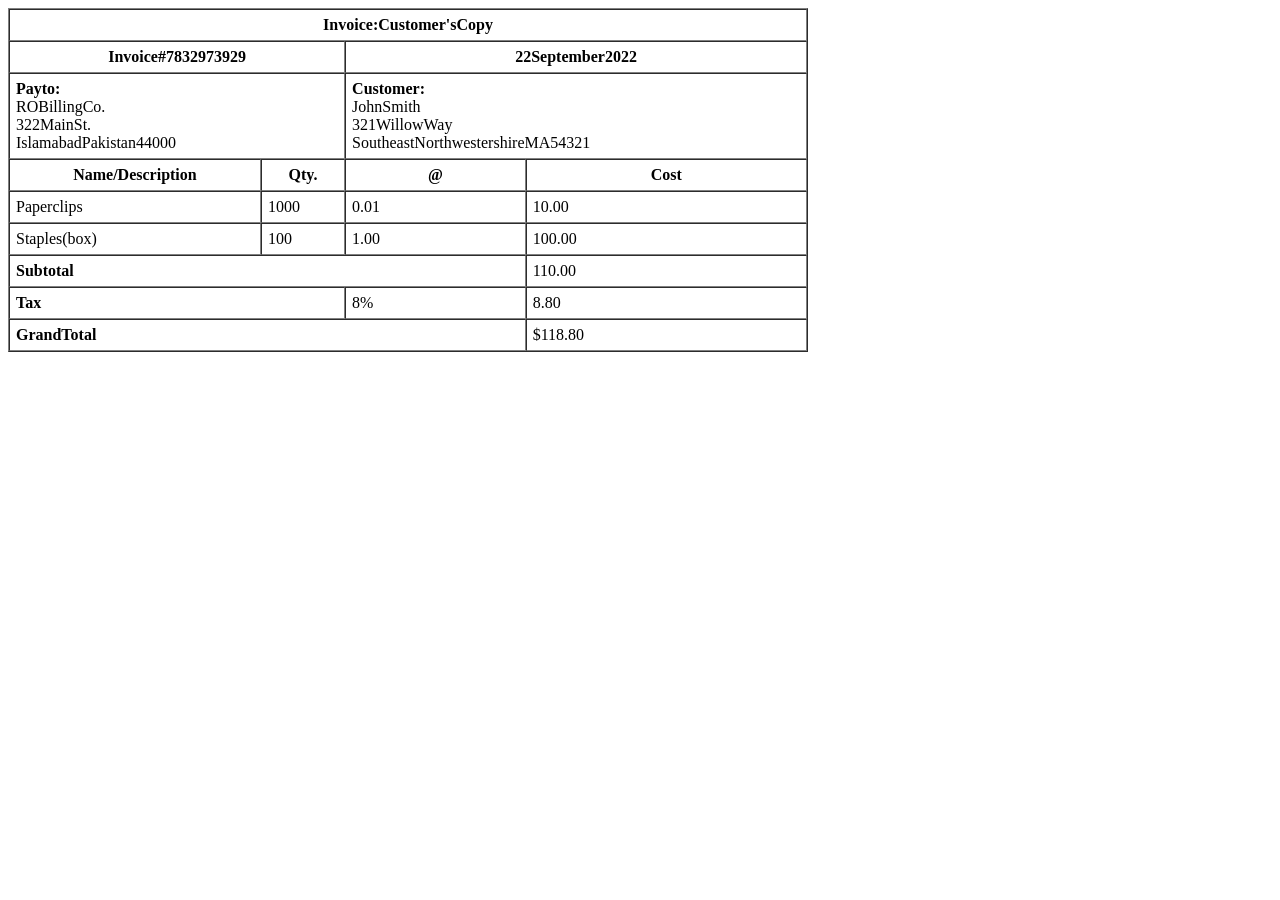
<file: Lab1,2/task2_lab2.html>
<html>
	<body>
		<table border="1" cellpadding="6" cellspacing="0" width="800">
			<tr>
				<th colspan="4">Invoice:Customer'sCopy</th>
			</tr>
			<tr>
				<th colspan="2">Invoice#7832973929</th>
				<th colspan="2">22September2022</th>
			</tr>
			<tr>
				<td colspan="2">
					<b>Payto:</b><br>
					ROBillingCo.<br>
					322MainSt.<br>
					IslamabadPakistan44000
				</td>
				<td colspan="2">
					<b>Customer:</b><br>
					JohnSmith<br>
					321WillowWay<br>
					SoutheastNorthwestershireMA54321
				</td>
			</tr>
			<tr>
				<th>Name/Description</th>
				<th>Qty.</th>
				<th>@</th>
				<th>Cost</th>
			</tr>
			<tr>
				<td>Paperclips</td>
				<td>1000</td>
				<td>0.01</td>
				<td>10.00</td>
			</tr>
			<tr>
				<td>Staples(box)</td>
				<td>100</td>
				<td>1.00</td>
				<td>100.00</td>
			</tr>
			<tr>
				<td colspan="3"><b>Subtotal</b></td>
				<td>110.00</td>
			</tr>
			<tr>
				<td colspan="2"><b>Tax</b></td>
				<td>8%</td>
				<td>8.80</td>
			</tr>
			<tr>
				<td colspan="3"><b>GrandTotal</b></td>
				<td>$118.80</td>
			</tr>
		</table>
	</body>
</html>
</file>
<file: Lab04/style.css>
/* basic reset */
* {
    margin: 0;
    padding: 0;
    box-sizing: border-box;
    font-family: Arial, sans-serif;
}

/* header styling */
header {
    display: flex;
    justify-content: space-between;
    align-items: center;
    padding: 15px 5%;
    background-color: #8e6c88;
    color: white;
    
}

.logo {
    font-size: 22px;
    font-weight: bold;
}

nav ul {
    list-style: none;
    display: flex;
    gap: 20px;
}

nav a {
    text-decoration: none;
    color: white;
}

nav a:hover {
    opacity: 0.8;
   
}

/* hero section */
.hero {
    text-align: left;
    padding: 80px 5%;
    min-height: 50vh;
    background: url("hero_image.jpeg");
    background-size: cover;
    background-position: center;
    background-repeat: no-repeat;
}


.hero h1 {
    margin-bottom: 15px;
    color: #e3d9e3;
    text-shadow: 2px 2px 4px #000000;
}

.hero p {
    margin-bottom: 20px;
    color: #f3e4ef;
    text-shadow: 2px 2px 4px #000000;
}

.hero button {
    padding: 10px 20px;
    border: none;
    background-color: #b57ba6;
    color: white;
    text-shadow: #6a4e6d 2px 2px 4px;
    cursor: pointer;
    transition: background-color 0.3s ease;
}

.hero button:hover {
    background-color: #9c6390;
}

/* about section */
.about {
    padding: 60px 5%;
    text-align: center;
}
.about-header {
  background-color: #af9bb5;
    margin-bottom: 40px;
    color: #2b1c2c;
    text-align: center;
    border-radius: 8px;
    padding: 20px;
    transition: transform 0.3s ease;
}
.about-header:hover {
    transform: scale(1.05); 
}

.about-header h2 {
    margin-bottom: 20px;
    color: #524158;
}

.about p {
    max-width: 700px;
    margin: 0 auto 40px auto;
}

/* grid layout mobile first */
.about-grid {
    display: grid;
    grid-template-columns: 1fr;
    gap: 20px;
}

/* info boxes */
.info-box {
    background-color: #f3e4ef;
    padding: 25px;
    border-radius: 8px;
    transition: transform 0.3s ease;
    text-align: center;
}
.info-box h3 {
    margin-bottom: 15px;
    color: #49364b;
    font-style: italic;
    font-family: 'Franklin Gothic Medium', 'Arial Narrow', Arial, sans-serif;
}
.info-box:hover {
    transform: scale(1.05);
}

/* footer styling */
footer {
    text-align: center;
    padding: 20px;
    background-color: #8e6c88;
    color: white;
}

/* medium screens */
@media (min-width: 768px) {
    .about-grid {
        grid-template-columns: repeat(2, 1fr);
    }
}

/* large screens */
@media (min-width: 1024px) {
    .about-grid {
        grid-template-columns: repeat(3, 1fr);
    }
}
@media (max-width: 600px) {
    .hero {
        text-align: center;
        padding: 60px 5%;
        min-height: 50vh;
    }

    .hero h1 {
        font-size: 22px;
    }

    .hero p {
        font-size: 14px;
    }
}


/* contact section */
.contact {
    padding: 60px 5%;
    text-align: center;
}
.contact-container :hover {
    transform: scale(1.05);
    transition: transform 0.3s ease;
}
.contact h1 {
    margin-bottom: 10px;
    color: #6a4e6d;
}

.contact p {
    margin-bottom: 40px;
}

/* contact layout grid */
.contact-container {
    display: grid;
    grid-template-columns: 1fr;
    gap: 30px;
}

/* contact info box */
.contact-info {
    background-color: #f3e4ef;
    padding: 25px;
    border-radius: 8px;
  
}
.contact-info h3 {
    margin-bottom: 15px;
    color: #6a4e6d;
}

.contact-info p {
    margin-bottom: 20px;
}


/* contact form */
.contact-form {
    display: flex;
    flex-direction: column;
    gap: 15px;
}

.contact-form input,
.contact-form textarea {
    padding: 10px;
    border: 1px solid #ccc;
    border-radius: 5px;
}

.contact-form button {
    padding: 10px;
    border: none;
    background-color: #87577a;
    color: white;
    cursor: pointer;
    transition: background-color 0.3s ease;
    border-radius: 5px;
}

.contact-form button:hover {
    background-color: #9c6390;
}

/* responsive layout */
@media (min-width: 768px) {
    .contact-container {
        grid-template-columns: 1fr 1fr;
    }
}
</file>
<file: Lab05/style.css>
body {
    background: #d3d3d3;
}

.container {
    width: 950px;
}

.box {
    width: 280px;
    height: 340px;
    border: 2px solid red;
    margin: 10px;
    float: left;
    position: relative;
    overflow: hidden;
    background: white;
}

/* Shared Scene */
.scene {
    width: 100%;
    height: 100%;
    background: linear-gradient(to bottom, #117a8b 50%, #4f7d61 50%);
    position: relative;
}

.pacman {
    position: absolute;
   left:100px;
   top: 100px;
   width:70px;
   height:70px;
}
.eye {
    position: absolute;
    width: 10px;
    height: 10px;
    background: black;
    border-radius: 50%;
    top: 15px;
    left: 40px;
    z-index: 2;
}
.top {
            position: absolute;
            width: 70px;
            height: 35px;
            background: yellow;
            border-top-left-radius: 70px;
            border-top-right-radius: 70px;
            transform-origin: bottom center;
            animation: chewTop 0.25s ease-in-out infinite;
        }

/* BOTTOM */
.bottom {
            position: absolute;
            top: 35px;
            width: 70px;
            height: 35px;
            background: yellow;
            border-bottom-left-radius: 70px;
            border-bottom-right-radius: 70px;
            transform-origin: top center;
            animation: chewBottom 0.25s ease-in-out infinite;
}

.dot {
    width: 10px;
    height: 10px;
    background: black;
    border-radius: 50%;
    position: absolute;
    top: 130px;
    left: 100%;
    z-index: 1;
    animation: moveDot 3s linear infinite;
}

/* stagger */
.dot1 { animation-delay: 0s; }
.dot2 { animation-delay: 0s; }
.dot3 { animation-delay: 0s; }

@keyframes moveDot {
    0% {
        transform: translateX(0);
        opacity: 1;
    }

    70% {
        transform: translateX(-100px);
        opacity: 0.5;
    }

    80% {
        opacity: 0; /* eaten */
    }

    100% {
        transform: translateX(-170px);
        opacity: 0;
    }
}

@keyframes chewTop {
    0% { transform:rotate(0deg); }
    50% { transform:rotate(-35deg); }
    100% { transform:rotate(0deg); }
   }
@keyframes chewBottom {
    0% { transform:rotate(0deg); }
    50% { transform:rotate(35deg); }
    100% { transform:rotate(0deg); }
     }
</file>
<file: Lab06/style.css>
body {
            display: flex;
            justify-content: center;
            align-items: center;
            height: 100vh;
            background: #ccc;
            margin: 0;
        }

        .calculator {
            border: 2px solid #888;
            background: #fff;
            padding: 10px;
            width: 280px;
        }

        #display {
            width: 100%;
            height: 50px;
            font-size: 20px;
            padding: 5px 8px;
            box-sizing: border-box;
            border: 2px solid #888;
            margin-bottom: 8px;
            text-align: left;
        }

        .btn-grid {
            display: grid;
            grid-template-columns: repeat(5, 1fr);
            gap: 4px;
        }

        button {
            padding: 14px 0;
            font-size: 16px;
            background: #e0e0e0;
            border: 1px solid #aaa;
            cursor: pointer;
        }

        button:active {
            background: #bbb;
        }
</file>
